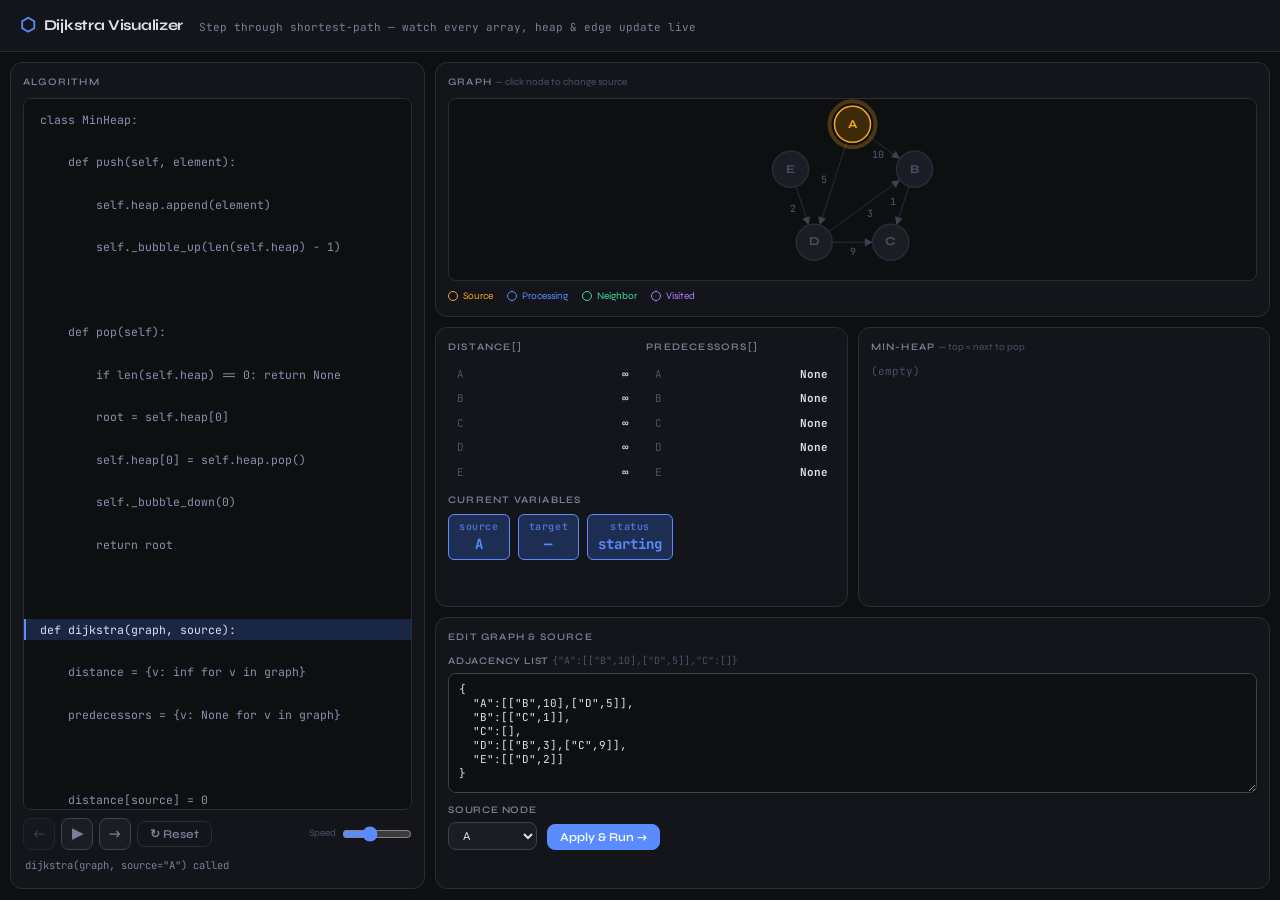
<file: index.html>
<!DOCTYPE html>
<html lang="en">
<head>
  <meta charset="UTF-8" />
  <meta name="viewport" content="width=device-width, initial-scale=1.0" />
  <title>Dijkstra Visualizer</title>
  <link rel="preconnect" href="https://fonts.googleapis.com" />
  <link href="https://fonts.googleapis.com/css2?family=JetBrains+Mono:wght@400;500;700&family=Syne:wght@400;600;700&display=swap" rel="stylesheet" />
  <link rel="stylesheet" href="Visual/css/base.css" />
  <link rel="stylesheet" href="Visual/css/layout.css" />
  <link rel="stylesheet" href="Visual/css/panels.css" />
  <link rel="stylesheet" href="Visual/css/controls.css" />
</head>
<body>
  <header class="app-header">
    <div class="header-brand">
      <span class="brand-accent">⬡</span>
      <span class="brand-title">Dijkstra Visualizer</span>
    </div>
    <div class="header-desc">Step through shortest-path — watch every array, heap &amp; edge update live</div>
  </header>

  <main class="app-grid">

    <!-- Code Panel -->
    <section class="panel panel--code" id="panel-code">
      <div class="panel-label">Algorithm</div>
      <div class="code-scroll" id="code-scroll">
        <pre class="code-pre" id="code-pre"></pre>
      </div>
      <div class="code-controls">
        <button class="btn btn--icon" id="btn-prev" title="Previous step">&#8592;</button>
        <button class="btn btn--icon" id="btn-auto" title="Auto play">&#9654;</button>
        <button class="btn btn--icon" id="btn-next" title="Next step">&#8594;</button>
        <button class="btn btn--ghost" id="btn-reset" title="Reset">&#8635; Reset</button>
        <label class="speed-label">
          Speed
          <input type="range" min="100" max="2000" value="800" id="speed-sl" class="speed-range" />
        </label>
      </div>
      <div class="status-bar" id="status-bar">Press Next to begin</div>
    </section>

    <!-- Graph Canvas -->
    <section class="panel panel--graph">
      <div class="panel-label">Graph <span class="panel-hint">— click node to change source</span></div>
      <canvas id="graph-canvas"></canvas>
      <div class="legend">
        <span class="legend-item legend-item--source">Source</span>
        <span class="legend-item legend-item--active">Processing</span>
        <span class="legend-item legend-item--neighbor">Neighbor</span>
        <span class="legend-item legend-item--visited">Visited</span>
      </div>
    </section>

    <!-- Arrays: Distance + Predecessors -->
    <section class="panel panel--arrays">
      <div class="arrays-grid">
        <div class="array-block" id="dist-block">
          <div class="panel-label">distance[]</div>
          <div class="kv-list" id="dist-table"></div>
        </div>
        <div class="array-block" id="pred-block">
          <div class="panel-label">predecessors[]</div>
          <div class="kv-list" id="pred-table"></div>
        </div>
      </div>
      <!-- Current Variables Row -->
      <div class="vars-label">Current Variables</div>
      <div class="vars-row" id="vars-row"></div>
    </section>

    <!-- Heap Panel -->
    <section class="panel panel--heap">
      <div class="panel-label">Min-Heap <span class="panel-hint">— top = next to pop</span></div>
      <div class="heap-items" id="heap-view"></div>
    </section>

    <!-- Editor Panel -->
    <section class="panel panel--editor">
      <div class="panel-label">Edit Graph &amp; Source</div>
      <div class="editor-body">
        <div class="editor-field">
          <label class="field-label" for="graph-input">Adjacency list <span class="field-hint">{"A":[["B",10],["D",5]],"C":[]}</span></label>
          <textarea id="graph-input" class="code-textarea" spellcheck="false">
{
  "A":[["B",10],["D",5]],
  "B":[["C",1]],
  "C":[],
  "D":[["B",3],["C",9]],
  "E":[["D",2]]
}
</textarea>
        </div>
        <div class="editor-actions">
          <div class="field-group">
            <label class="field-label" for="src-sel">Source node</label>
            <select id="src-sel" class="select"></select>
          </div>
          <button class="btn btn--primary" onclick="applyGraph()">Apply &amp; Run &#8594;</button>
        </div>
        <div class="field-error" id="graph-err"></div>
      </div>
    </section>

  </main>

  <script src="Visual/js/code.js"></script>
  <script src="Visual/js/heap.js"></script>
  <script src="Visual/js/dijkstra.js"></script>
  <script src="Visual/js/canvas.js"></script>
  <script src="Visual/js/ui.js"></script>
  <script src="Visual/js/app.js"></script>
</body>
</html>
</file>
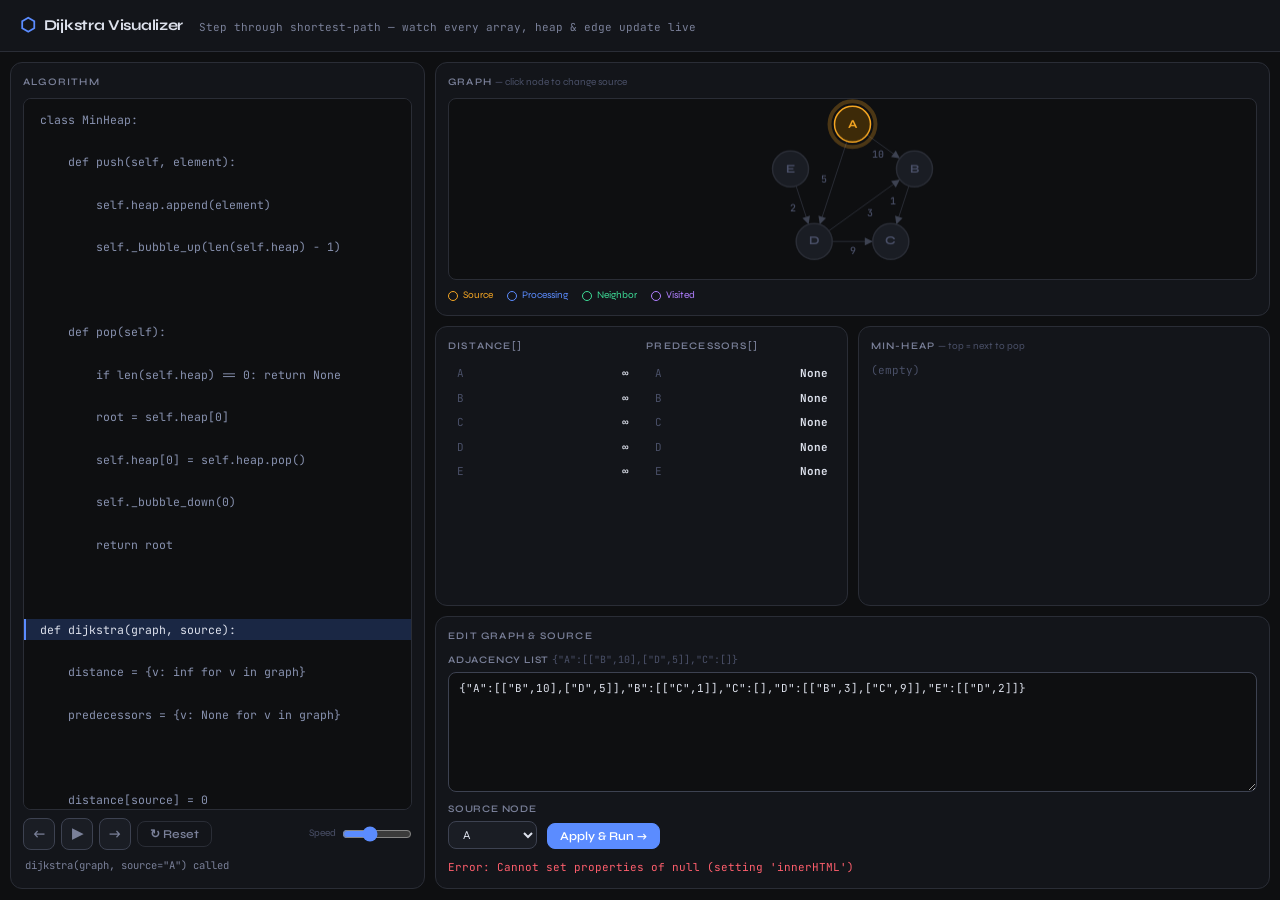
<file: Visual/index.html>
<!DOCTYPE html>
<html lang="en">
<head>
  <meta charset="UTF-8" />
  <meta name="viewport" content="width=device-width, initial-scale=1.0" />
  <title>Dijkstra Visualizer</title>
  <link rel="preconnect" href="https://fonts.googleapis.com" />
  <link href="https://fonts.googleapis.com/css2?family=JetBrains+Mono:wght@400;500;700&family=Syne:wght@400;600;700&display=swap" rel="stylesheet" />
  <link rel="stylesheet" href="css/base.css" />
  <link rel="stylesheet" href="css/layout.css" />
  <link rel="stylesheet" href="css/panels.css" />
  <link rel="stylesheet" href="css/controls.css" />
</head>
<body>
  <header class="app-header">
    <div class="header-brand">
      <span class="brand-accent">⬡</span>
      <span class="brand-title">Dijkstra Visualizer</span>
    </div>
    <div class="header-desc">Step through shortest-path — watch every array, heap &amp; edge update live</div>
  </header>

  <main class="app-grid">

    <!-- Code Panel -->
    <section class="panel panel--code" id="panel-code">
      <div class="panel-label">Algorithm</div>
      <div class="code-scroll" id="code-scroll">
        <pre class="code-pre" id="code-pre"></pre>
      </div>
      <div class="code-controls">
        <button class="btn btn--icon" id="btn-prev" title="Previous step">&#8592;</button>
        <button class="btn btn--icon" id="btn-auto" title="Auto play">&#9654;</button>
        <button class="btn btn--icon" id="btn-next" title="Next step">&#8594;</button>
        <button class="btn btn--ghost" id="btn-reset" title="Reset">&#8635; Reset</button>
        <label class="speed-label">
          Speed
          <input type="range" min="100" max="2000" value="800" id="speed-sl" class="speed-range" />
        </label>
      </div>
      <div class="status-bar" id="status-bar">Press Next to begin</div>
    </section>

    <!-- Graph Canvas -->
    <section class="panel panel--graph">
      <div class="panel-label">Graph <span class="panel-hint">— click node to change source</span></div>
      <canvas id="graph-canvas"></canvas>
      <div class="legend">
        <span class="legend-item legend-item--source">Source</span>
        <span class="legend-item legend-item--active">Processing</span>
        <span class="legend-item legend-item--neighbor">Neighbor</span>
        <span class="legend-item legend-item--visited">Visited</span>
      </div>
    </section>

    <!-- Arrays: Distance + Predecessors -->
    <section class="panel panel--arrays">
      <div class="arrays-grid">
        <div class="array-block" id="dist-block">
          <div class="panel-label">distance[]</div>
          <div class="kv-list" id="dist-table"></div>
        </div>
        <div class="array-block" id="pred-block">
          <div class="panel-label">predecessors[]</div>
          <div class="kv-list" id="pred-table"></div>
        </div>
      </div>
    </section>

    <!-- Heap Panel -->
    <section class="panel panel--heap">
      <div class="panel-label">Min-Heap <span class="panel-hint">— top = next to pop</span></div>
      <div class="heap-items" id="heap-view"></div>
    </section>

    <!-- Editor Panel -->
    <section class="panel panel--editor">
      <div class="panel-label">Edit Graph &amp; Source</div>
      <div class="editor-body">
        <div class="editor-field">
          <label class="field-label" for="graph-input">Adjacency list <span class="field-hint">{"A":[["B",10],["D",5]],"C":[]}</span></label>
          <textarea id="graph-input" class="code-textarea" spellcheck="false">{"A":[["B",10],["D",5]],"B":[["C",1]],"C":[],"D":[["B",3],["C",9]],"E":[["D",2]]}</textarea>
        </div>
        <div class="editor-actions">
          <div class="field-group">
            <label class="field-label" for="src-sel">Source node</label>
            <select id="src-sel" class="select"></select>
          </div>
          <button class="btn btn--primary" onclick="applyGraph()">Apply &amp; Run &#8594;</button>
        </div>
        <div class="field-error" id="graph-err"></div>
      </div>
    </section>

  </main>

  <script src="js/code.js"></script>
  <script src="js/heap.js"></script>
  <script src="js/dijkstra.js"></script>
  <script src="js/canvas.js"></script>
  <script src="js/ui.js"></script>
  <script src="js/app.js"></script>
</body>
</html>
</file>
<file: Visual/css/base.css>
/* ── base.css — tokens, reset, typography ── */

:root {
  --font-mono: 'JetBrains Mono', monospace;
  --font-ui:   'Syne', sans-serif;

  --bg:        #0e0f11;
  --bg-panel:  #13151a;
  --bg-raised: #1a1d24;
  --bg-hover:  #22262f;

  --border:    #2a2d36;
  --border-hi: #3d4251;

  --text:      #dde1ec;
  --text-muted:#7a8099;
  --text-dim:  #4a5068;

  --accent:    #5b8cff;
  --accent-lo: #1e2e52;

  --green:     #3ddc97;
  --green-lo:  #0f3325;
  --amber:     #f5a623;
  --amber-lo:  #3d2a08;
  --purple:    #b07fff;
  --purple-lo: #2a1a4a;
  --red:       #ff5f6d;
  --red-lo:    #3a1018;

  --radius:    8px;
  --radius-lg: 12px;
  --gap:       10px;
}

*, *::before, *::after { box-sizing: border-box; margin: 0; padding: 0; }

html { font-size: 14px; }

body {
  background: var(--bg);
  color: var(--text);
  font-family: var(--font-ui);
  line-height: 1.5;
  min-height: 100vh;
  -webkit-font-smoothing: antialiased;
}

button, input, select, textarea {
  font-family: inherit;
  font-size: inherit;
  color: inherit;
}

::-webkit-scrollbar { width: 4px; height: 4px; }
::-webkit-scrollbar-track { background: transparent; }
::-webkit-scrollbar-thumb { background: var(--border-hi); border-radius: 2px; }
</file>
<file: Visual/css/layout.css>
/* ── layout.css — header + main grid ── */

.app-header {
  display: flex;
  align-items: baseline;
  gap: 16px;
  padding: 14px 20px;
  border-bottom: 0.5px solid var(--border);
  background: var(--bg-panel);
}

.header-brand {
  display: flex;
  align-items: center;
  gap: 8px;
  font-weight: 700;
  font-size: 15px;
  letter-spacing: -.02em;
}

.brand-accent {
  font-size: 18px;
  color: var(--accent);
  line-height: 1;
}

.brand-title { color: var(--text); }

.header-desc {
  font-size: 11px;
  color: var(--text-muted);
  font-family: var(--font-mono);
}

/* ── main 3-column grid ── */
.app-grid {
  display: grid;
  grid-template-columns: auto 1fr 1fr;
  grid-template-rows: 1fr 280px auto;
  gap: var(--gap);
  padding: var(--gap);
  height: calc(100vh - 53px);
  max-height: calc(100vh - 53px);
}

/* Code panel: full left column */
.panel--code {
  grid-column: 1 / 2;
  grid-row: 1 / 4;
  display: flex;
  flex-direction: column;
  min-height: 0;
}

/* Graph: top-center + top-right */
.panel--graph {
  grid-column: 2 / 4;
  grid-row: 1 / 2;
  display: flex;
  flex-direction: column;
}

/* Arrays: mid-left of right side */
.panel--arrays {
  grid-column: 2 / 3;
  grid-row: 2 / 3;
  overflow: visible
}

/* Heap: mid-right */
.panel--heap {
  grid-column: 3 / 4;
  grid-row: 2 / 3;
}

/* Editor: bottom full right */
.panel--editor {
  grid-column: 2 / 4;
  grid-row: 3 / 4;
}

@media (max-width: 900px) {
  .app-grid {
    grid-template-columns: 1fr;
    grid-template-rows: auto;
    height: auto;
    max-height: none;
  }
  .panel--code,
  .panel--graph,
  .panel--arrays,
  .panel--heap,
  .panel--editor {
    grid-column: 1;
    grid-row: auto;
  }
}
</file>
<file: Visual/css/panels.css>
/* ── panels.css — all panel interiors ── */

.panel {
  background: var(--bg-panel);
  border: 0.5px solid var(--border);
  border-radius: var(--radius-lg);
  padding: 12px;
  overflow: auto;
}

.panel-label {
  font-size: 10px;
  font-weight: 600;
  letter-spacing: .12em;
  text-transform: uppercase;
  color: var(--text-muted);
  margin-bottom: 8px;
}

.panel-hint {
  font-weight: 400;
  letter-spacing: 0;
  text-transform: none;
  color: var(--text-dim);
  font-size: 10px;
}

/* ── Code panel ── */
.code-scroll {
  flex: 1;
  overflow-y: auto;
  background: var(--bg);
  border-radius: var(--radius);
  border: 0.5px solid var(--border);
  min-height: 0;
}

.code-pre {
  font-family: var(--font-mono);
  font-size: 11.5px;
  line-height: 1.85;
  padding: 10px 0;
  white-space: pre;
  display: block;
}

.code-line {
  display: block;
  min-width: 100%;
  width: max-content;
  padding: 0 14px;
  border-left: 2px solid transparent;
  transition: background 0.2s, border-color 0.2s, color 0.2s;
  color: #8892b0;
}

.code-line--active {
  background: #1a2744;
  border-left-color: var(--accent);
  color: var(--text);
}

.code-line--changed {
  background: #2a1e08;
  border-left-color: var(--amber);
  color: #f5c86a;
}

.code-line--keyword  { color: #c792ea; }
.code-line--fn       { color: #82aaff; }
.code-line--string   { color: #c3e88d; }
.code-line--comment  { color: #546e7a; font-style: italic; }
.code-line--number   { color: #f78c6c; }

.status-bar {
  margin-top: 8px;
  font-family: var(--font-mono);
  font-size: 10.5px;
  color: var(--text-muted);
  min-height: 18px;
  padding: 0 2px;
  white-space: nowrap;
  overflow: hidden;
  text-overflow: ellipsis;
}

/* ── Graph canvas ── */
#graph-canvas {
  display: block;
  width: 100%;
  flex: 1;
  border-radius: var(--radius);
  cursor: pointer;
  background: var(--bg);
  border: 0.5px solid var(--border);
  min-height: 0;
}

.legend {
  display: flex;
  gap: 14px;
  margin-top: 8px;
  flex-wrap: wrap;
}

.legend-item {
  font-size: 10px;
  color: var(--text-muted);
  display: flex;
  align-items: center;
  gap: 5px;
}

.legend-item::before {
  content: '';
  display: inline-block;
  width: 10px;
  height: 10px;
  border-radius: 50%;
  border: 1.5px solid currentColor;
}

.legend-item--source   { color: var(--amber); }
.legend-item--active   { color: var(--accent); }
.legend-item--neighbor { color: var(--green); }
.legend-item--visited  { color: var(--purple); }

/* ── Arrays panel ── */
.arrays-grid {
  display: grid;
  grid-template-columns: 1fr 1fr;
  gap: 10px;
  height: auto;
}

.array-block {
  display: flex;
  flex-direction: column;
  min-height: 0;
}

.kv-list {
  overflow-y: auto;
  flex: 1;
  display: flex;
  flex-direction: column;
  gap: 2px;
}

.kv-row {
  display: flex;
  justify-content: space-between;
  align-items: center;
  font-family: var(--font-mono);
  font-size: 11px;
  padding: 3px 7px;
  border-radius: 4px;
  border-left: 2px solid transparent;
  transition: background 0.25s, border-color 0.25s;
  color: var(--text-muted);
}

.kv-row .key   { color: var(--text-dim); }
.kv-row .val   { font-weight: 700; color: var(--text); }

.kv-row--changed {
  background: var(--amber-lo);
  border-left-color: var(--amber);
}
.kv-row--changed .val { color: var(--amber); }

.kv-row--active {
  background: var(--accent-lo);
  border-left-color: var(--accent);
}
.kv-row--active .val { color: var(--accent); }

.kv-row--visited {
  background: var(--purple-lo);
}
.kv-row--visited .val { color: var(--purple); }

/* ── Heap panel ── */
.heap-items {
  display: flex;
  flex-wrap: wrap;
  gap: 6px;
  align-content: flex-start;
}

.heap-chip {
  font-family: var(--font-mono);
  font-size: 11px;
  padding: 4px 10px;
  border-radius: 20px;
  background: var(--bg-raised);
  border: 0.5px solid var(--border-hi);
  color: var(--text-muted);
  transition: all 0.2s;
}

.heap-chip--top {
  background: var(--amber-lo);
  border-color: var(--amber);
  color: var(--amber);
  font-weight: 700;
}

.heap-empty {
  font-size: 11px;
  color: var(--text-dim);
  font-family: var(--font-mono);
}

/* ── Editor panel ── */
.editor-body {
  display: flex;
  flex-direction: column;
  gap: 10px;
}

.editor-field { display: flex; flex-direction: column; gap: 4px; }

.field-label {
  font-size: 10px;
  font-weight: 600;
  letter-spacing: .08em;
  text-transform: uppercase;
  color: var(--text-muted);
}

.field-hint {
  font-family: var(--font-mono);
  font-weight: 400;
  letter-spacing: 0;
  text-transform: none;
  color: var(--text-dim);
  font-size: 10px;
}

.code-textarea {
  font-family: var(--font-mono);
  font-size: 11px;
  background: var(--bg);
  border: 0.5px solid var(--border-hi);
  border-radius: var(--radius);
  padding: 8px 10px;
  resize: vertical;
  height: 120px;
  color: var(--text);
  outline: none;
  transition: border-color 0.2s;
}
.code-textarea:focus { border-color: var(--accent); }

.editor-actions {
  display: flex;
  align-items: flex-end;
  gap: 10px;
  flex-wrap: wrap;
}

.field-group { display: flex; flex-direction: column; gap: 4px; }

.field-error {
  font-size: 11px;
  color: var(--red);
  font-family: var(--font-mono);
  min-height: 16px;
}

.vars-block { min-height: 48px; }

#vars-row {
  display: flex;
  flex-wrap: wrap;
  gap: 8px;
}

.vars-label {
  font-size: 10px;
  font-weight: 600;
  letter-spacing: .12em;
  text-transform: uppercase;
  color: var(--text-muted);
  margin-top: 10px;
  margin-bottom: 6px;
}

.var-chip {
  display: flex;
  flex-direction: column;
  align-items: center;
  background: var(--bg-raised);
  border: 0.5px solid var(--border-hi);
  border-radius: 6px;
  padding: 4px 10px;
  min-width: 60px;
  transition: background 0.25s, border-color 0.25s;
}
.var-chip .vc-key {
  font-size: 10px;
  font-weight: 600;
  color: var(--text-muted);
  font-family: var(--font-mono);
  letter-spacing: .06em;
}
.var-chip .vc-val {
  font-size: 14px;
  font-weight: 700;
  font-family: var(--font-mono);
  color: var(--text);
}
.var-chip--active {
  background: var(--accent-lo);
  border-color: var(--accent);
}
.var-chip--active .vc-key { color: var(--accent); opacity: 0.75; }
.var-chip--active .vc-val { color: var(--accent); }

.var-chip--changed .vc-key { color: var(--amber); opacity: 0.75; }

.var-chip--changed {
  background: var(--amber-lo);
  border-color: var(--amber);
}
.var-chip--changed .vc-val { color: var(--amber); }
</file>
<file: Visual/css/controls.css>
/* ── controls.css — buttons, inputs, select ── */

.code-controls {
  display: flex;
  align-items: center;
  gap: 6px;
  margin-top: 8px;
  flex-wrap: wrap;
}

.btn {
  font-family: var(--font-ui);
  font-size: 12px;
  font-weight: 600;
  padding: 5px 12px;
  border-radius: var(--radius);
  border: 0.5px solid var(--border-hi);
  background: var(--bg-raised);
  color: var(--text-muted);
  cursor: pointer;
  transition: background 0.15s, color 0.15s, border-color 0.15s, transform 0.1s;
  user-select: none;
  white-space: nowrap;
}

.btn:hover { background: var(--bg-hover); color: var(--text); border-color: var(--border-hi); }
.btn:active { transform: scale(0.96); }
.btn:disabled { opacity: 0.35; cursor: not-allowed; transform: none; }

.btn--icon {
  width: 32px;
  height: 32px;
  padding: 0;
  display: flex;
  align-items: center;
  justify-content: center;
  font-size: 14px;
  flex-shrink: 0;
}

.btn--ghost {
  background: transparent;
  border-color: var(--border);
}

.btn--primary {
  background: var(--accent);
  color: #fff;
  border-color: var(--accent);
  font-size: 12px;
}
.btn--primary:hover {
  background: #7aaeff;
  border-color: #7aaeff;
  color: #fff;
}

.btn--auto-active {
  background: var(--amber-lo);
  border-color: var(--amber);
  color: var(--amber);
}

.speed-label {
  display: flex;
  align-items: center;
  gap: 6px;
  font-size: 10px;
  color: var(--text-dim);
  margin-left: auto;
}

.speed-range {
  width: 70px;
  accent-color: var(--accent);
  cursor: pointer;
}

.select {
  background: var(--bg-raised);
  border: 0.5px solid var(--border-hi);
  border-radius: var(--radius);
  padding: 5px 10px;
  color: var(--text);
  font-size: 12px;
  cursor: pointer;
  outline: none;
  transition: border-color 0.2s;
}
.select:focus { border-color: var(--accent); }
</file>
